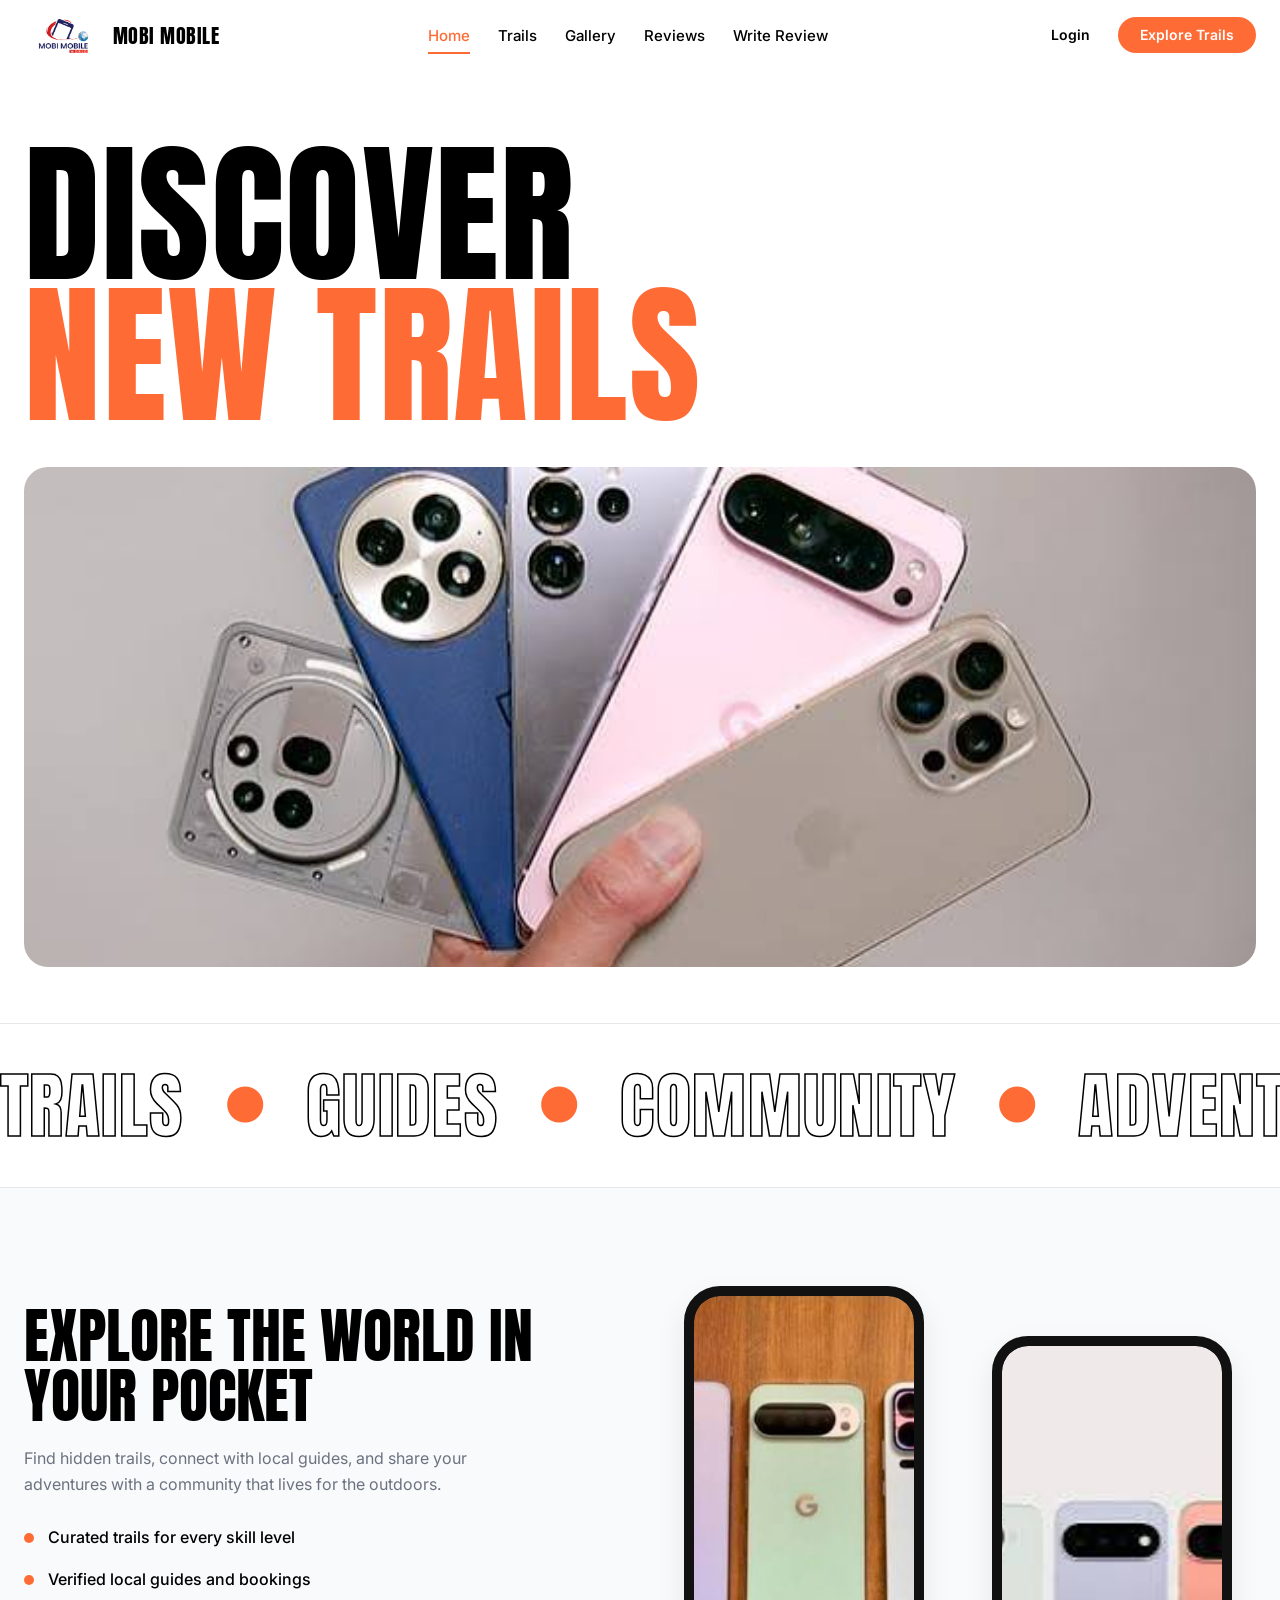
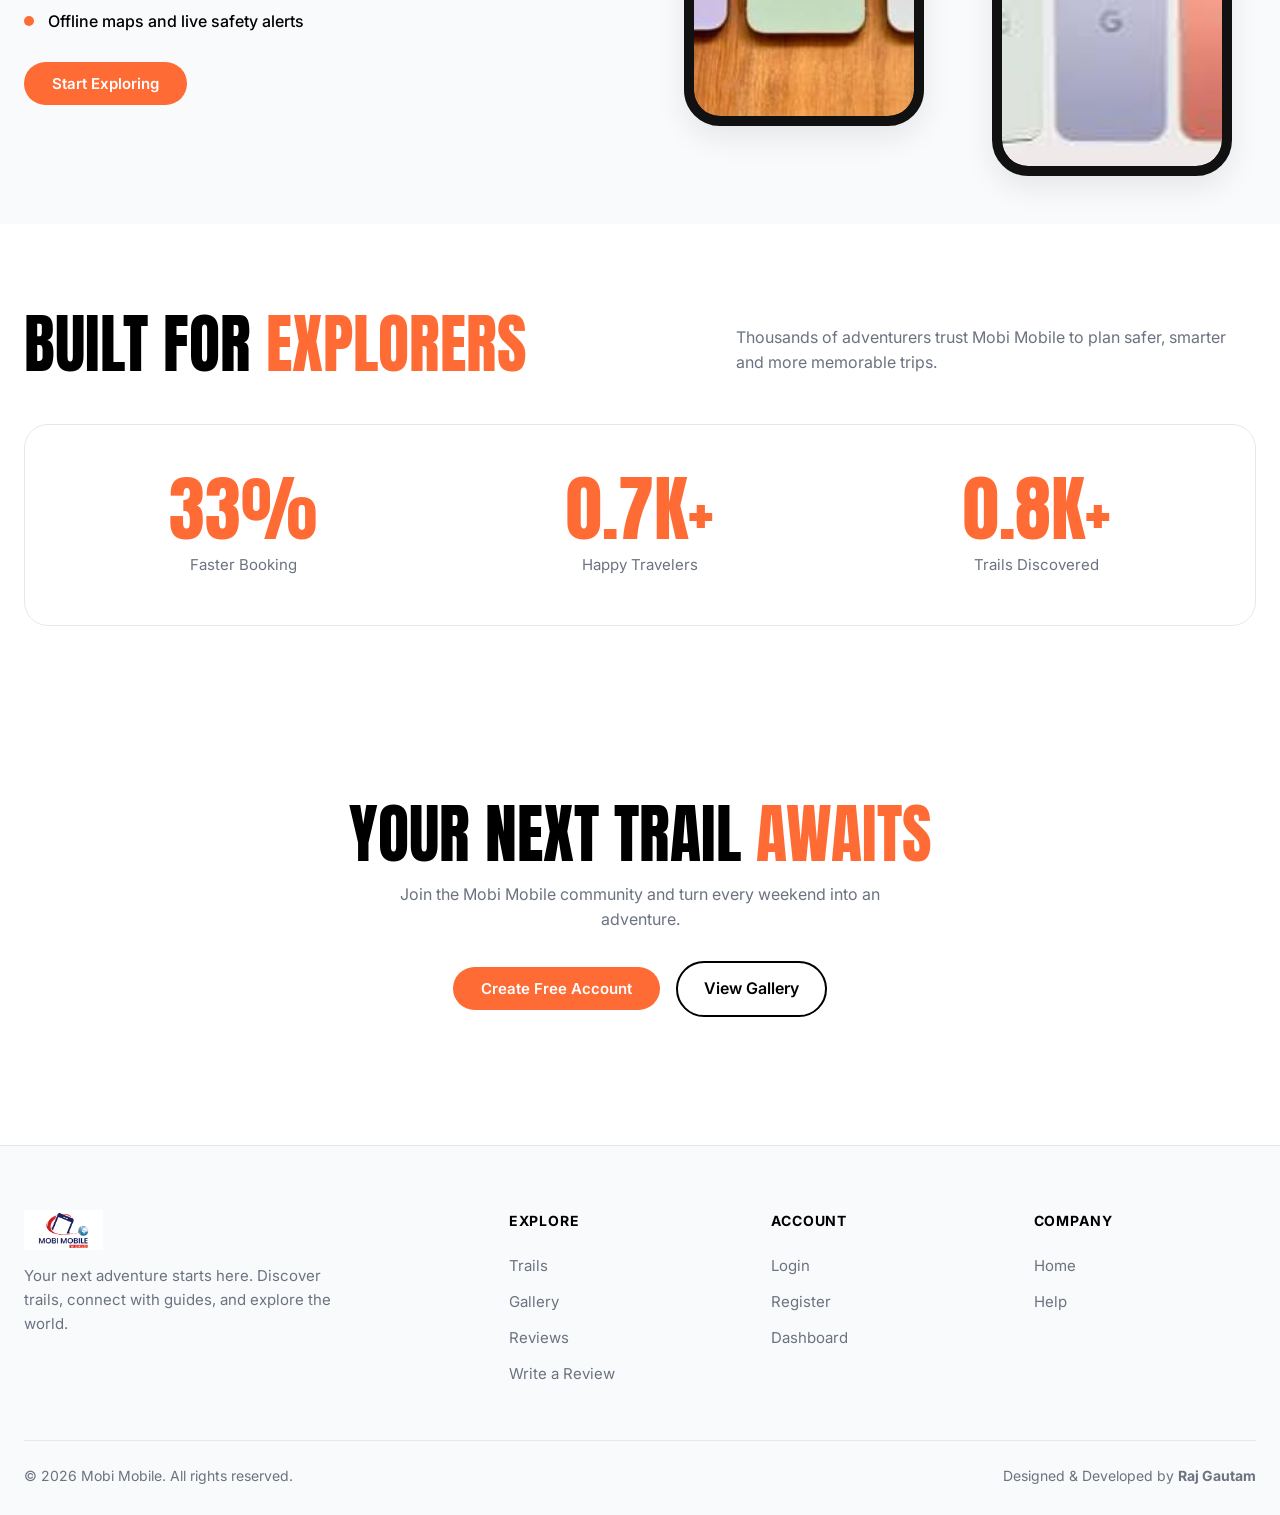
<file: index.html>
<!DOCTYPE html>
<html lang="en">
<head>
  <meta charset="UTF-8" />
  <meta name="viewport" content="width=device-width, initial-scale=1.0" />
  <meta name="description" content="Mobi Mobile — Discover new trails and explore the outdoors." />
  <meta property="og:title" content="Mobi Mobile — Discover New Trails" />
  <meta property="og:description" content="Bold, adventurous travel & exploration. Find your next trail." />
  <meta property="og:type" content="website" />
  <title>Mobi Mobile — Discover New Trails</title>

  <link rel="preconnect" href="https://fonts.googleapis.com" />
  <link rel="preconnect" href="https://fonts.gstatic.com" crossorigin />
  <link
    href="https://fonts.googleapis.com/css2?family=Anton&family=Inter:wght@400;500;600;700&display=swap"
    rel="stylesheet"
  />
  <link rel="stylesheet" href="css/style.css" />
</head>
<body>
  <div id="navbar"></div>

  <main>
    <section class="hero" aria-labelledby="hero-title">
      <div class="container">
        <h1 class="hero-title" id="hero-title">
          <span class="hero-line hero-line--1">DISCOVER</span>
          <span class="hero-line hero-line--2">NEW TRAILS</span>
        </h1>

        <div class="hero-image-wrap">
          <img
            class="hero-image"
            src="images/hero.png"
            alt="A winding trail leading through a scenic mountain landscape"
            loading="lazy"
          />
        </div>
      </div>
    </section>

    <section class="marquee" aria-hidden="true">
      <div class="marquee-content">
        <span class="marquee-item">Trails</span>
        <span class="marquee-dot">&#9679;</span>
        <span class="marquee-item">Guides</span>
        <span class="marquee-dot">&#9679;</span>
        <span class="marquee-item">Community</span>
        <span class="marquee-dot">&#9679;</span>
        <span class="marquee-item">Adventure</span>
        <span class="marquee-dot">&#9679;</span>
        <span class="marquee-item">Trails</span>
        <span class="marquee-dot">&#9679;</span>
        <span class="marquee-item">Guides</span>
        <span class="marquee-dot">&#9679;</span>
        <span class="marquee-item">Community</span>
        <span class="marquee-dot">&#9679;</span>
        <span class="marquee-item">Adventure</span>
        <span class="marquee-dot">&#9679;</span>
      </div>
    </section>

    <section class="section explore reveal" aria-labelledby="explore-title">
      <div class="container">
        <div class="explore-grid">
          <div class="explore-copy">
            <h2 id="explore-title">Explore the world in your pocket</h2>
            <p>
              Find hidden trails, connect with local guides, and share your
              adventures with a community that lives for the outdoors.
            </p>
            <div class="explore-features">
              <div class="explore-feature"><span class="dot"></span> Curated trails for every skill level</div>
              <div class="explore-feature"><span class="dot"></span> Verified local guides and bookings</div>
              <div class="explore-feature"><span class="dot"></span> Offline maps and live safety alerts</div>
            </div>
            <div style="margin-top: 28px;">
              <a href="pages/trails.html" class="btn-primary">Start Exploring</a>
            </div>
          </div>

          <div class="phones">
            <div class="phone-mockup phone-mockup-1">
              <img src="images/hero1.png" alt="Mobi Mobile app showing a mountain trail" loading="lazy" />
            </div>
            <div class="phone-mockup phone-mockup-2">
              <img src="images/hero2.png" alt="Mobi Mobile app trail overview screen" loading="lazy" />
            </div>
          </div>
        </div>
      </div>
    </section>

    <section class="section reveal" aria-labelledby="stats-title">
      <div class="container">
        <div class="section-head">
          <h2 class="section-title" id="stats-title">Built for <span class="accent">Explorers</span></h2>
          <p class="section-subtitle">
            Thousands of adventurers trust Mobi Mobile to plan safer, smarter
            and more memorable trips.
          </p>
        </div>

        <div class="stats-bar">
          <div class="stat">
            <h3 class="counter" data-target="60" data-suffix="%">0%</h3>
            <p>Faster Booking</p>
          </div>
          <div class="stat">
            <h3 class="counter" data-target="1.2" data-suffix="K+">0K+</h3>
            <p>Happy Travelers</p>
          </div>
          <div class="stat">
            <h3 class="counter" data-target="1.5" data-suffix="K+">0K+</h3>
            <p>Trails Discovered</p>
          </div>
        </div>
      </div>
    </section>

    <section class="section reveal" aria-labelledby="cta-title">
      <div class="container" style="text-align:center;">
        <h2 class="section-title" id="cta-title">Your next trail <span class="accent">awaits</span></h2>
        <p class="section-subtitle" style="margin: 16px auto 28px;">
          Join the Mobi Mobile community and turn every weekend into an adventure.
        </p>
        <a href="pages/register.html" class="btn-primary">Create Free Account</a>
        <a href="pages/gallery.html" class="btn-outline" style="margin-left: 12px;">View Gallery</a>
      </div>
    </section>
  </main>

  <div id="footer"></div>

  <script src="js/main.js"></script>
  <script src="js/auth.js"></script>
  <script src="js/app.js"></script>
</body>
</html>
</file>
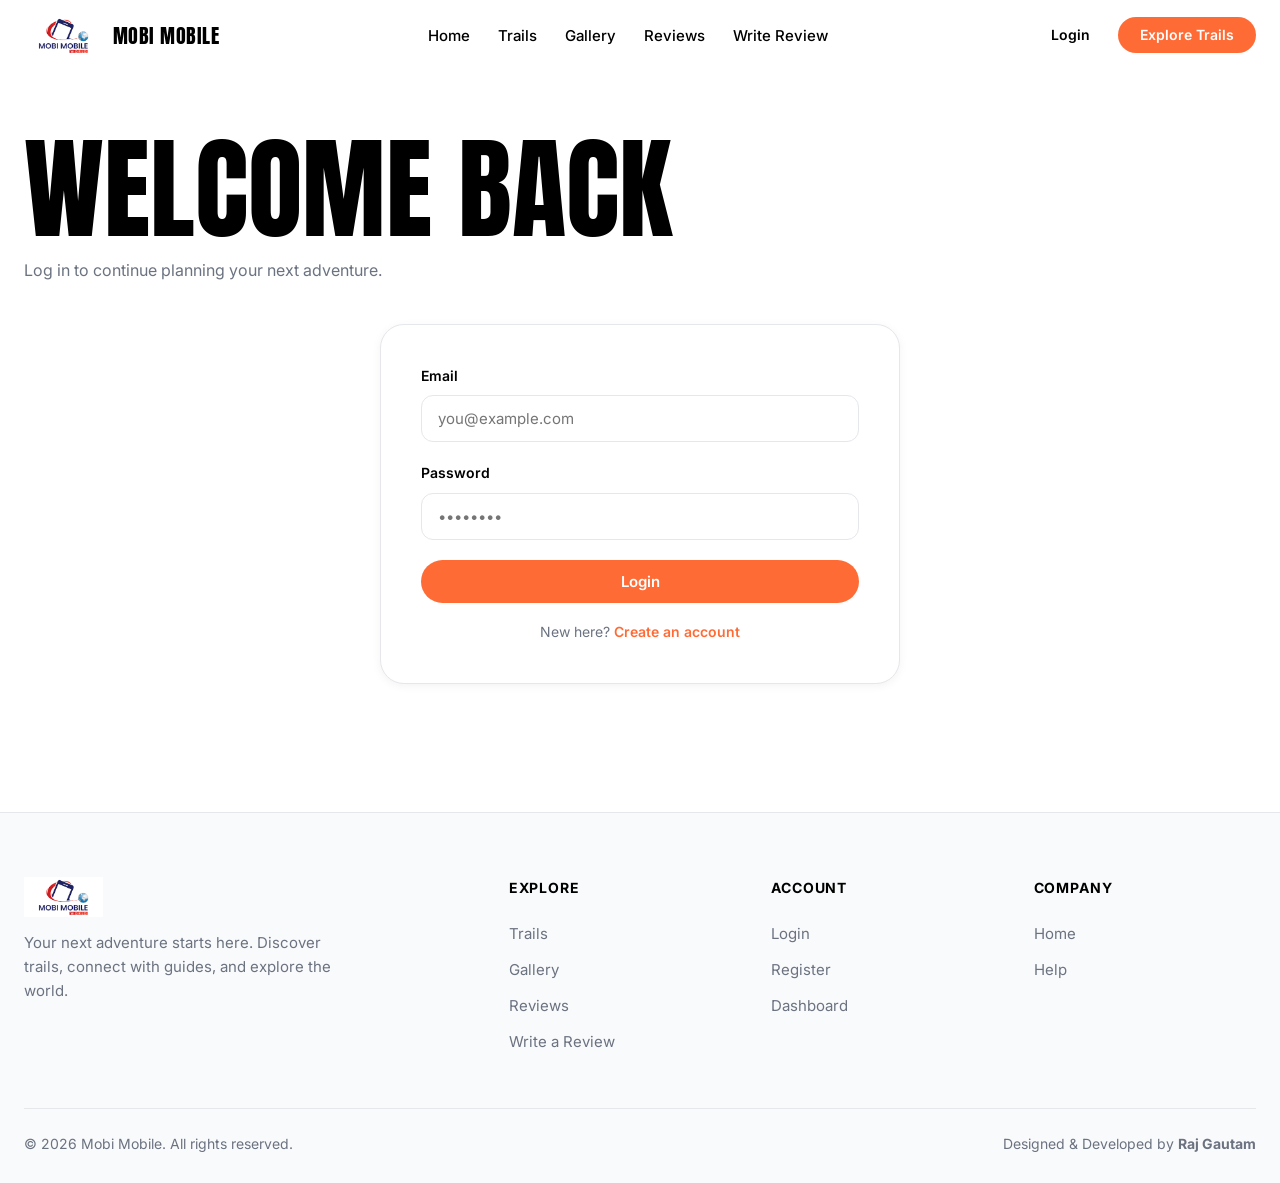
<file: pages/dashboard.html>
<!DOCTYPE html>
<html lang="en">
<head>
  <meta charset="UTF-8" />
  <meta name="viewport" content="width=device-width, initial-scale=1.0" />
  <meta name="description" content="Your Mobi Mobile dashboard." />
  <title>Dashboard — Mobi Mobile</title>

  <link rel="preconnect" href="https://fonts.googleapis.com" />
  <link rel="preconnect" href="https://fonts.gstatic.com" crossorigin />
  <link
    href="https://fonts.googleapis.com/css2?family=Anton&family=Inter:wght@400;500;600;700&display=swap"
    rel="stylesheet"
  />
  <link rel="stylesheet" href="../css/style.css" />
</head>
<body>
  <div id="navbar"></div>

  <main>
    <section class="page-hero" id="dashboard">
      <div class="container">
        <h1>Hi, <span id="dashboard-name">Explorer</span></h1>
        <p>Welcome back. Here is a quick look at your account.</p>
      </div>
    </section>

    <section class="section" style="padding-top: 0;">
      <div class="container">
        <div class="dashboard-grid">
          <div class="dash-card">
            <h3>Your Account</h3>
            <p><strong>Email:</strong> <span id="dashboard-email">—</span></p>
            <p><strong>Member since:</strong> <span id="dashboard-joined">—</span></p>
          </div>

          <div class="dash-card">
            <h3>Find a Trail</h3>
            <p>Browse curated routes and filter by difficulty.</p>
            <a href="trails.html" class="btn-primary">Explore Trails</a>
          </div>

          <div class="dash-card">
            <h3>Share a Review</h3>
            <p>Tell the community about your latest adventure.</p>
            <a href="write-review.html" class="btn-outline">Write Review</a>
          </div>
        </div>

        <div style="margin-top: 32px;">
          <button class="btn-outline" id="logout-btn">Log Out</button>
        </div>
      </div>
    </section>
  </main>

  <div id="footer"></div>

  <script src="../js/main.js"></script>
  <script src="../js/auth.js"></script>
  <script src="../js/app.js"></script>
</body>
</html>
</file>
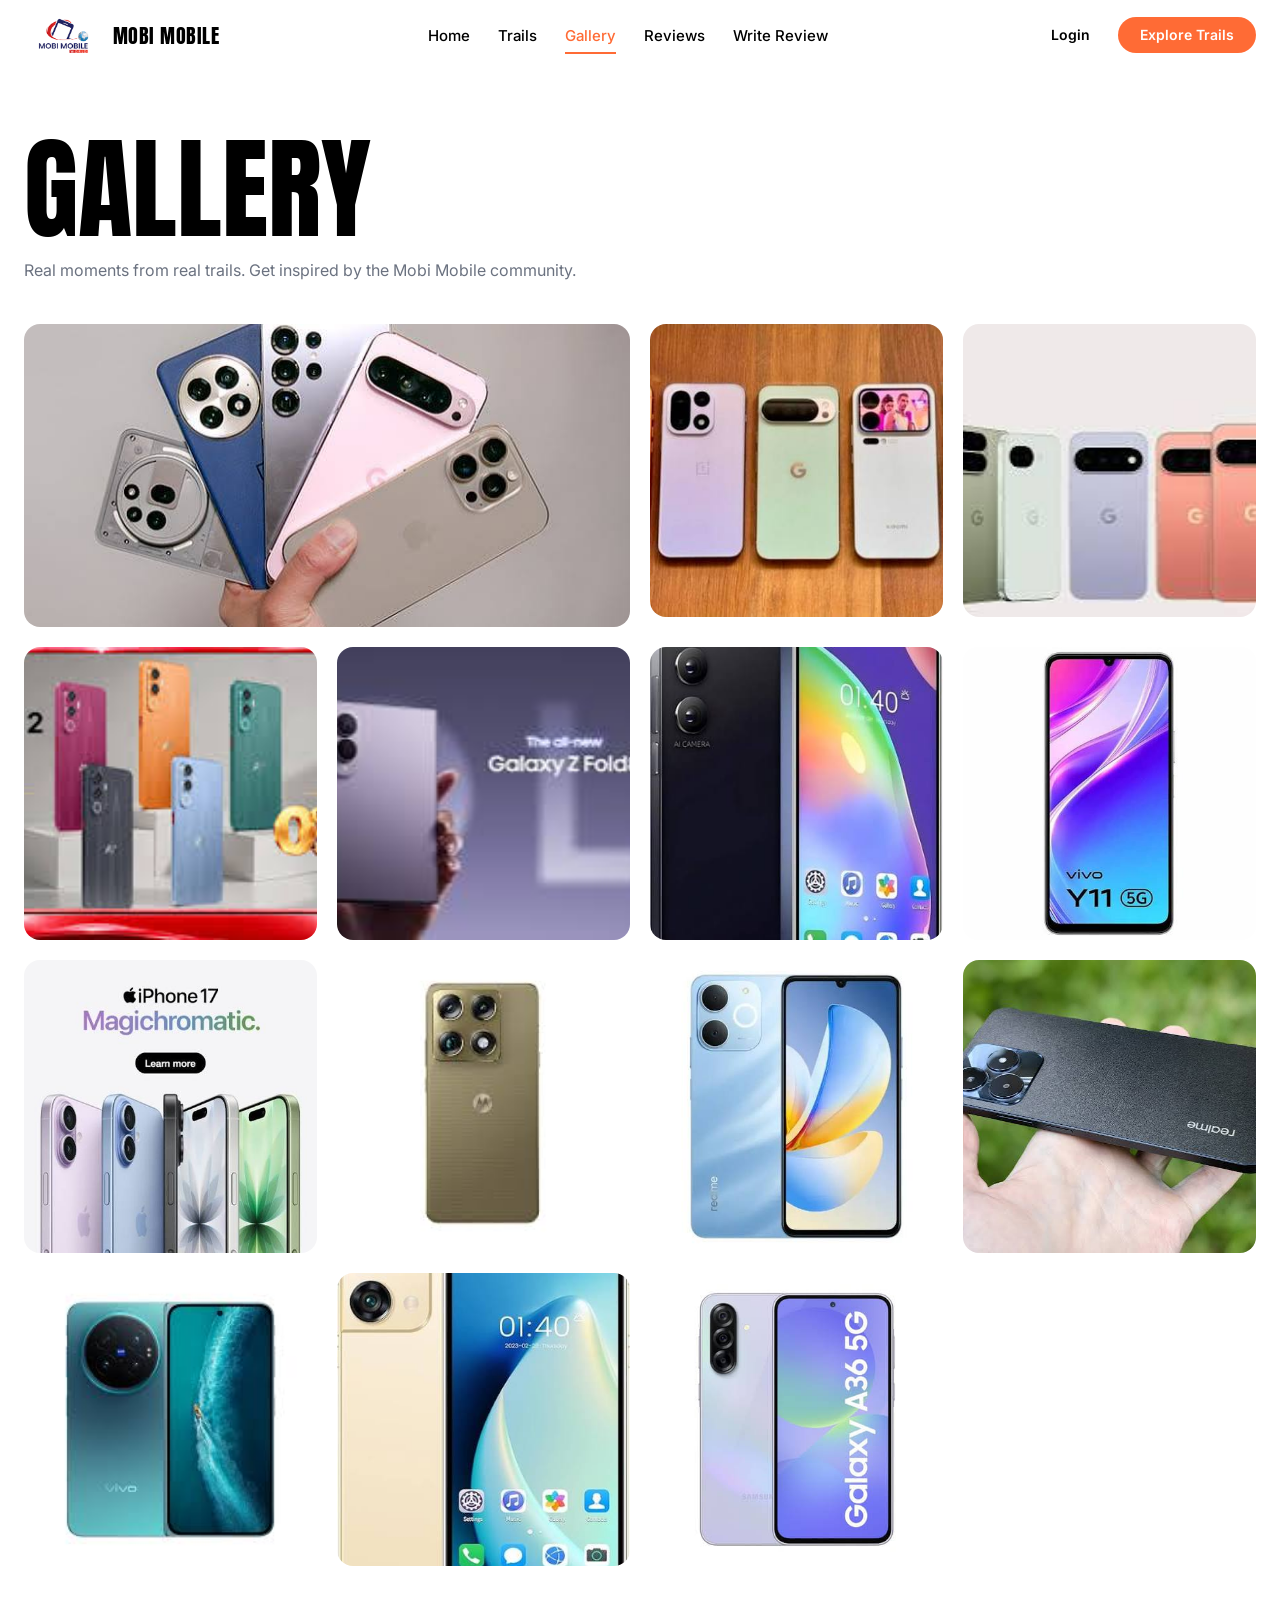
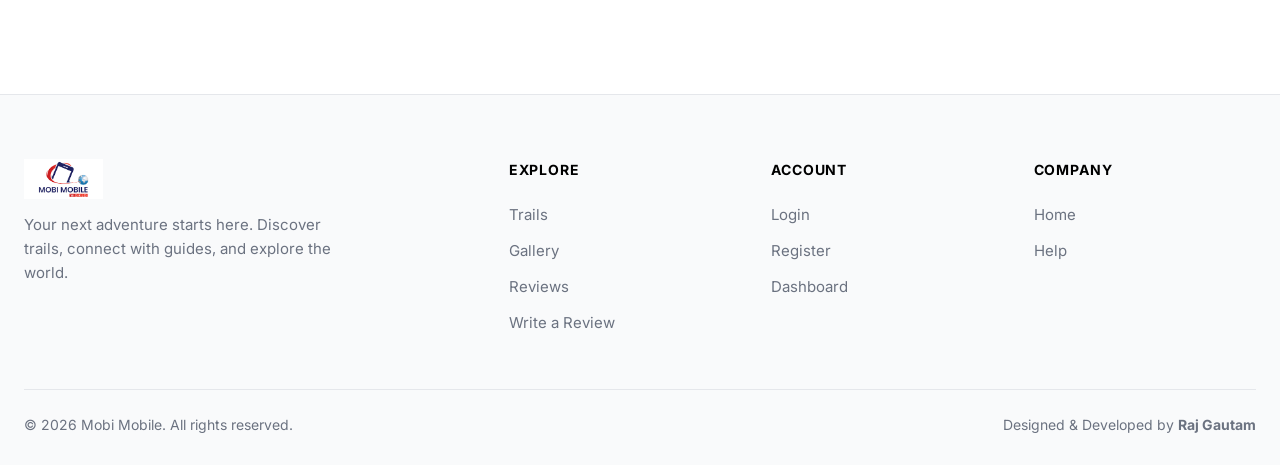
<file: pages/gallery.html>
<!DOCTYPE html>
<html lang="en">
<head>
  <meta charset="UTF-8" />
  <meta name="viewport" content="width=device-width, initial-scale=1.0" />
  <meta name="description" content="Photo gallery of trails and adventures from the Mobi Mobile community." />
  <title>Gallery — Mobi Mobile</title>

  <link rel="preconnect" href="https://fonts.googleapis.com" />
  <link rel="preconnect" href="https://fonts.gstatic.com" crossorigin />
  <link
    href="https://fonts.googleapis.com/css2?family=Anton&family=Inter:wght@400;500;600;700&display=swap"
    rel="stylesheet"
  />
  <link rel="stylesheet" href="../css/style.css" />
</head>
<body>
  <div id="navbar"></div>

  <main>
    <section class="page-hero">
      <div class="container">
        <h1>Gallery</h1>
        <p>Real moments from real trails. Get inspired by the Mobi Mobile community.</p>
      </div>
    </section>

    <section class="section" style="padding-top: 0;">
      <div class="container">
        <div class="gallery-grid">
          <figure class="gallery-item gallery-item--wide">
            <img src="../images/hero.png" alt="Mountain trail at sunrise" loading="lazy" />
          </figure>
          <figure class="gallery-item">
            <img src="../images/hero1.png" alt="Hiker overlooking a valley" loading="lazy" />
          </figure>
          <figure class="gallery-item">
            <img src="../images/hero2.png" alt="Forest path in the mountains" loading="lazy" />
          </figure>
          <figure class="gallery-item">
            <img src="../images/hero3.png" alt="Rocky ridge line" loading="lazy" />
          </figure>
          <figure class="gallery-item">
            <img src="../images/hero4.png" alt="Lakeside camping spot" loading="lazy" />
          </figure>
          <figure class="gallery-item">
            <img src="../images/pasted.png" alt="Community adventure moment" loading="lazy" />
          </figure>
          <figure class="gallery-item">
            <img src="../images/pasted-1.png" alt="Trail scenery from the community" loading="lazy" />
          </figure>
          <figure class="gallery-item">
            <img src="../images/pasted-2.png" alt="Sunset over the mountains" loading="lazy" />
          </figure>
          <figure class="gallery-item">
            <img src="../images/pasted-3.png" alt="Campfire gathering" loading="lazy" />
          </figure>
          <figure class="gallery-item">
            <img src="../images/pasted-4.png" alt="Climbing adventure" loading="lazy" />
          </figure>
          <figure class="gallery-item">
            <img src="../images/pasted-5.png" alt="Wide valley view" loading="lazy" />
          </figure>
          <figure class="gallery-item">
            <img src="../images/pasted-6.png" alt="Trail marker detail" loading="lazy" />
          </figure>
          <figure class="gallery-item">
            <img src="../images/pasted-7.png" alt="Waterfall on the trail" loading="lazy" />
          </figure>
          <figure class="gallery-item">
            <img src="../images/pasted-8.png" alt="Group of hikers on a summit" loading="lazy" />
          </figure>
        </div>
      </div>
    </section>
  </main>

  <div id="footer"></div>

  <script src="../js/main.js"></script>
  <script src="../js/auth.js"></script>
  <script src="../js/app.js"></script>
</body>
</html>
</file>
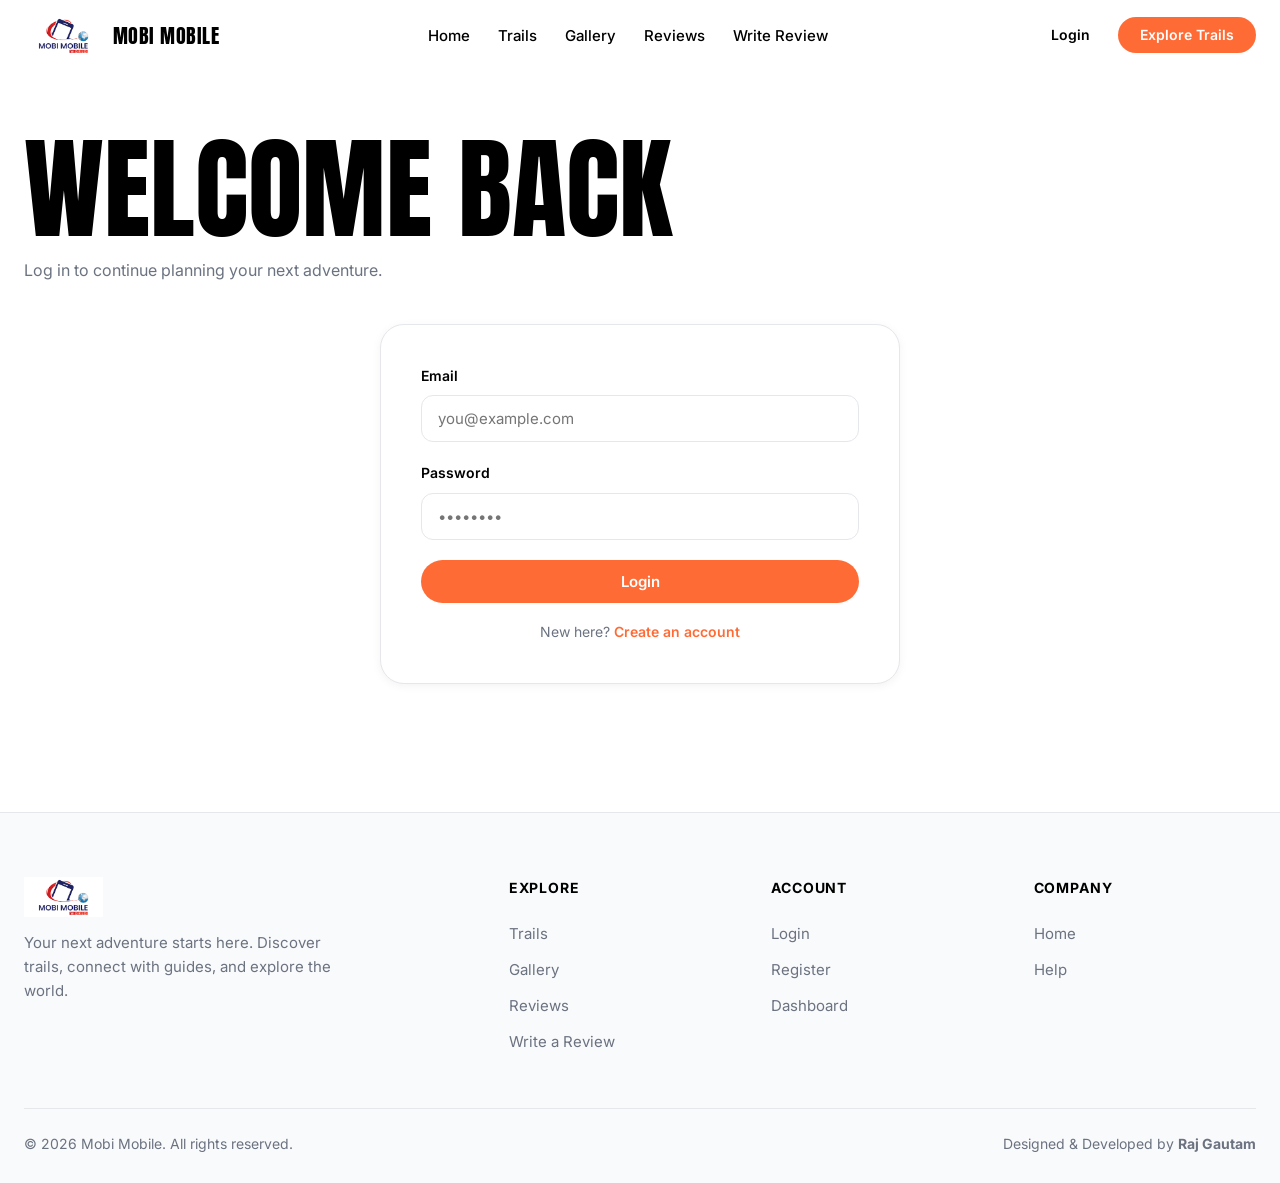
<file: pages/login.html>
<!DOCTYPE html>
<html lang="en">
<head>
  <meta charset="UTF-8" />
  <meta name="viewport" content="width=device-width, initial-scale=1.0" />
  <meta name="description" content="Log in to your Mobi Mobile account." />
  <title>Login — Mobi Mobile</title>

  <link rel="preconnect" href="https://fonts.googleapis.com" />
  <link rel="preconnect" href="https://fonts.gstatic.com" crossorigin />
  <link
    href="https://fonts.googleapis.com/css2?family=Anton&family=Inter:wght@400;500;600;700&display=swap"
    rel="stylesheet"
  />
  <link rel="stylesheet" href="../css/style.css" />
</head>
<body>
  <div id="navbar"></div>

  <main>
    <section class="page-hero">
      <div class="container">
        <h1>Welcome Back</h1>
        <p>Log in to continue planning your next adventure.</p>
      </div>
    </section>

    <section class="section" style="padding-top: 0;">
      <div class="container">
        <form class="form-wrap" id="login-form" novalidate>
          <div class="form-field">
            <label for="email">Email</label>
            <input type="email" id="email" name="email" placeholder="you@example.com" required />
          </div>

          <div class="form-field">
            <label for="password">Password</label>
            <input type="password" id="password" name="password" placeholder="••••••••" required />
          </div>

          <div class="form-actions">
            <button type="submit" class="btn-primary">Login</button>
          </div>

          <p class="form-note">
            New here? <a href="register.html">Create an account</a>
          </p>
        </form>
      </div>
    </section>
  </main>

  <div id="footer"></div>

  <script src="../js/main.js"></script>
  <script src="../js/auth.js"></script>
  <script src="../js/app.js"></script>
</body>
</html>
</file>
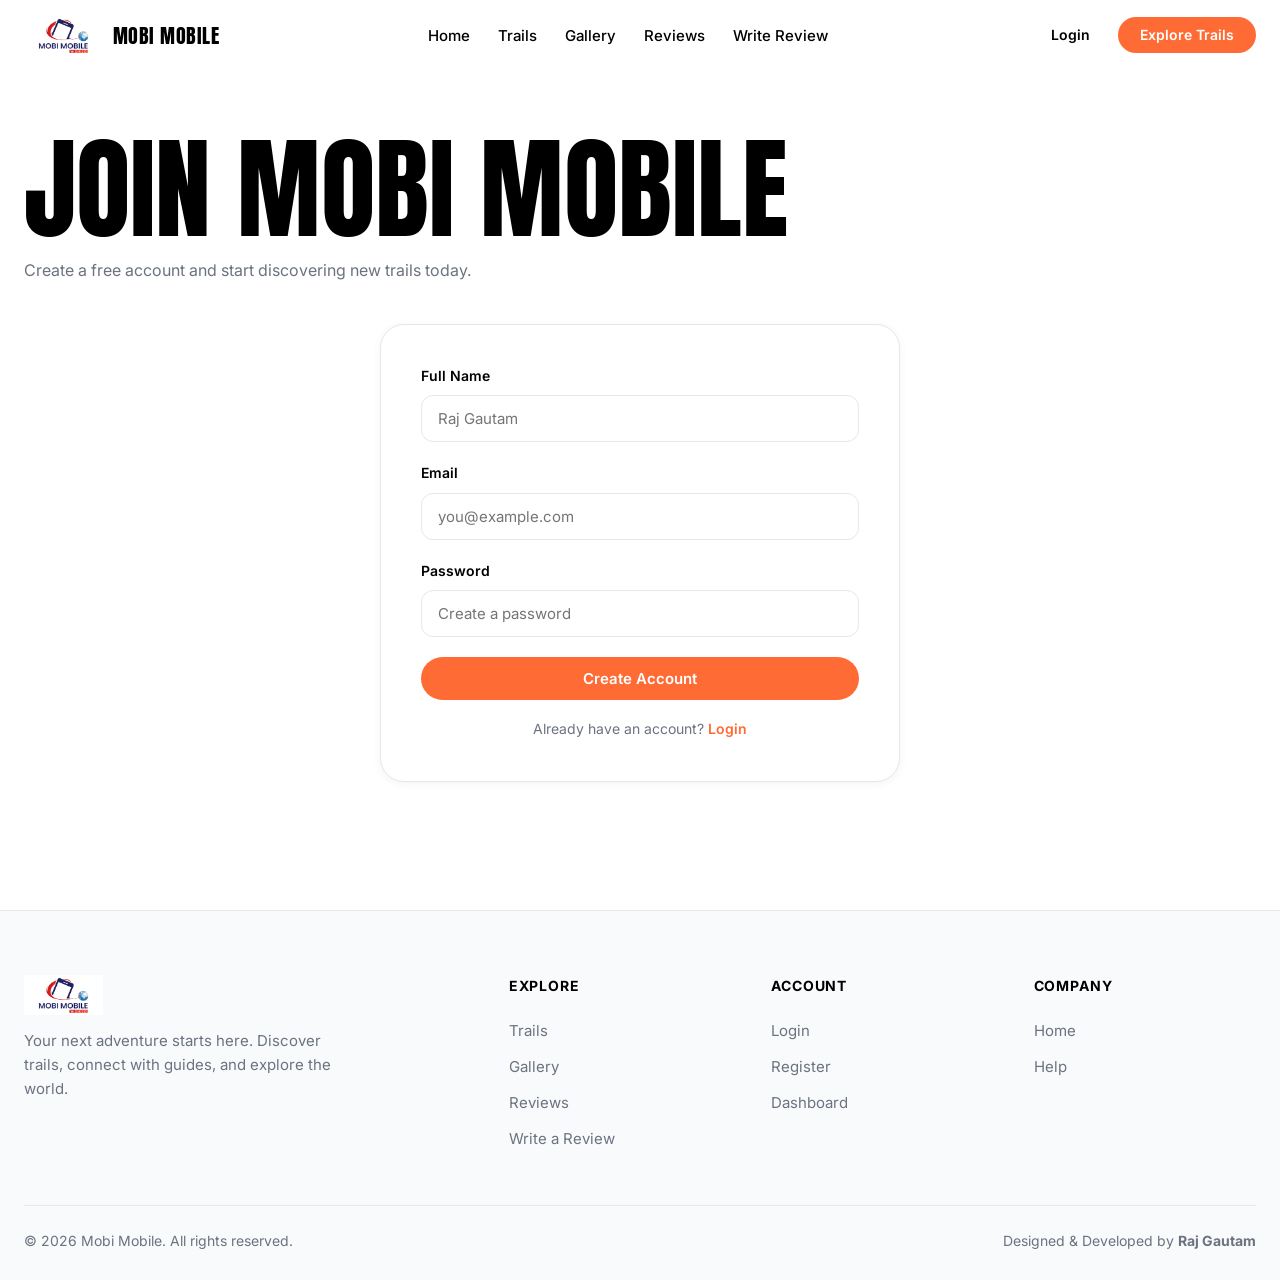
<file: pages/register.html>
<!DOCTYPE html>
<html lang="en">
<head>
  <meta charset="UTF-8" />
  <meta name="viewport" content="width=device-width, initial-scale=1.0" />
  <meta name="description" content="Create your free Mobi Mobile account." />
  <title>Register — Mobi Mobile</title>

  <link rel="preconnect" href="https://fonts.googleapis.com" />
  <link rel="preconnect" href="https://fonts.gstatic.com" crossorigin />
  <link
    href="https://fonts.googleapis.com/css2?family=Anton&family=Inter:wght@400;500;600;700&display=swap"
    rel="stylesheet"
  />
  <link rel="stylesheet" href="../css/style.css" />
</head>
<body>
  <div id="navbar"></div>

  <main>
    <section class="page-hero">
      <div class="container">
        <h1>Join Mobi Mobile</h1>
        <p>Create a free account and start discovering new trails today.</p>
      </div>
    </section>

    <section class="section" style="padding-top: 0;">
      <div class="container">
        <form class="form-wrap" id="register-form" novalidate>
          <div class="form-field">
            <label for="name">Full Name</label>
            <input type="text" id="name" name="name" placeholder="Raj Gautam" required />
          </div>

          <div class="form-field">
            <label for="email">Email</label>
            <input type="email" id="email" name="email" placeholder="you@example.com" required />
          </div>

          <div class="form-field">
            <label for="password">Password</label>
            <input type="password" id="password" name="password" placeholder="Create a password" required />
          </div>

          <div class="form-actions">
            <button type="submit" class="btn-primary">Create Account</button>
          </div>

          <p class="form-note">
            Already have an account? <a href="login.html">Login</a>
          </p>
        </form>
      </div>
    </section>
  </main>

  <div id="footer"></div>

  <script src="../js/main.js"></script>
  <script src="../js/auth.js"></script>
  <script src="../js/app.js"></script>
</body>
</html>
</file>
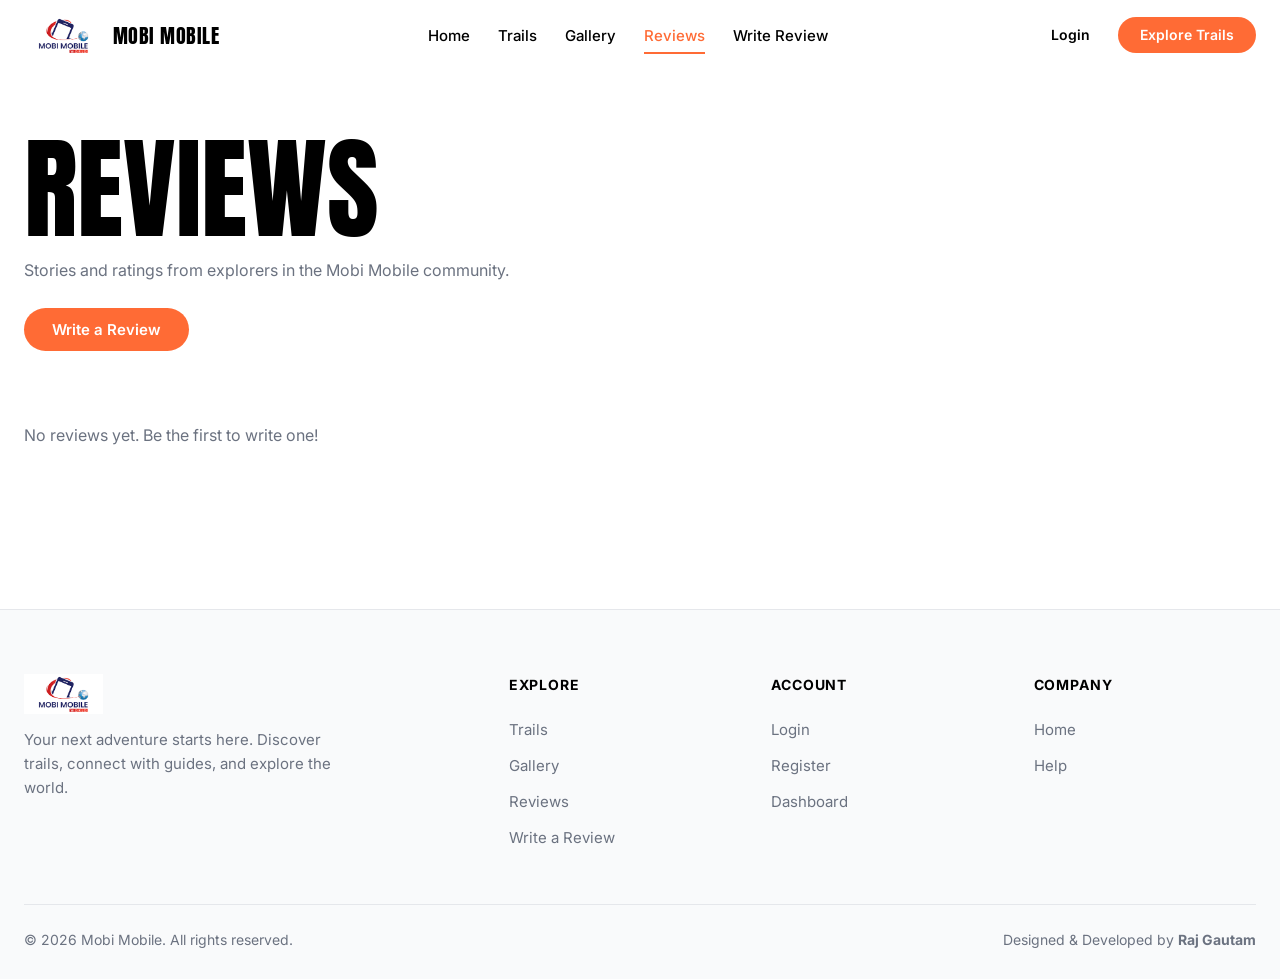
<file: pages/reviews.html>
<!DOCTYPE html>
<html lang="en">
<head>
  <meta charset="UTF-8" />
  <meta name="viewport" content="width=device-width, initial-scale=1.0" />
  <meta name="description" content="Read what the Mobi Mobile community says about their adventures." />
  <title>Reviews — Mobi Mobile</title>

  <link rel="preconnect" href="https://fonts.googleapis.com" />
  <link rel="preconnect" href="https://fonts.gstatic.com" crossorigin />
  <link
    href="https://fonts.googleapis.com/css2?family=Anton&family=Inter:wght@400;500;600;700&display=swap"
    rel="stylesheet"
  />
  <link rel="stylesheet" href="../css/style.css" />
</head>
<body>
  <div id="navbar"></div>

  <main>
    <section class="page-hero">
      <div class="container">
        <h1>Reviews</h1>
        <p>Stories and ratings from explorers in the Mobi Mobile community.</p>
        <div style="margin-top: 24px;">
          <a href="write-review.html" class="btn-primary">Write a Review</a>
        </div>
      </div>
    </section>

    <section class="section" style="padding-top: 0;">
      <div class="container">
        <div class="reviews-grid" id="reviews-container"></div>
      </div>
    </section>
  </main>

  <div id="footer"></div>

  <script src="../js/main.js"></script>
  <script src="../js/auth.js"></script>
  <script src="../js/app.js"></script>
</body>
</html>
</file>
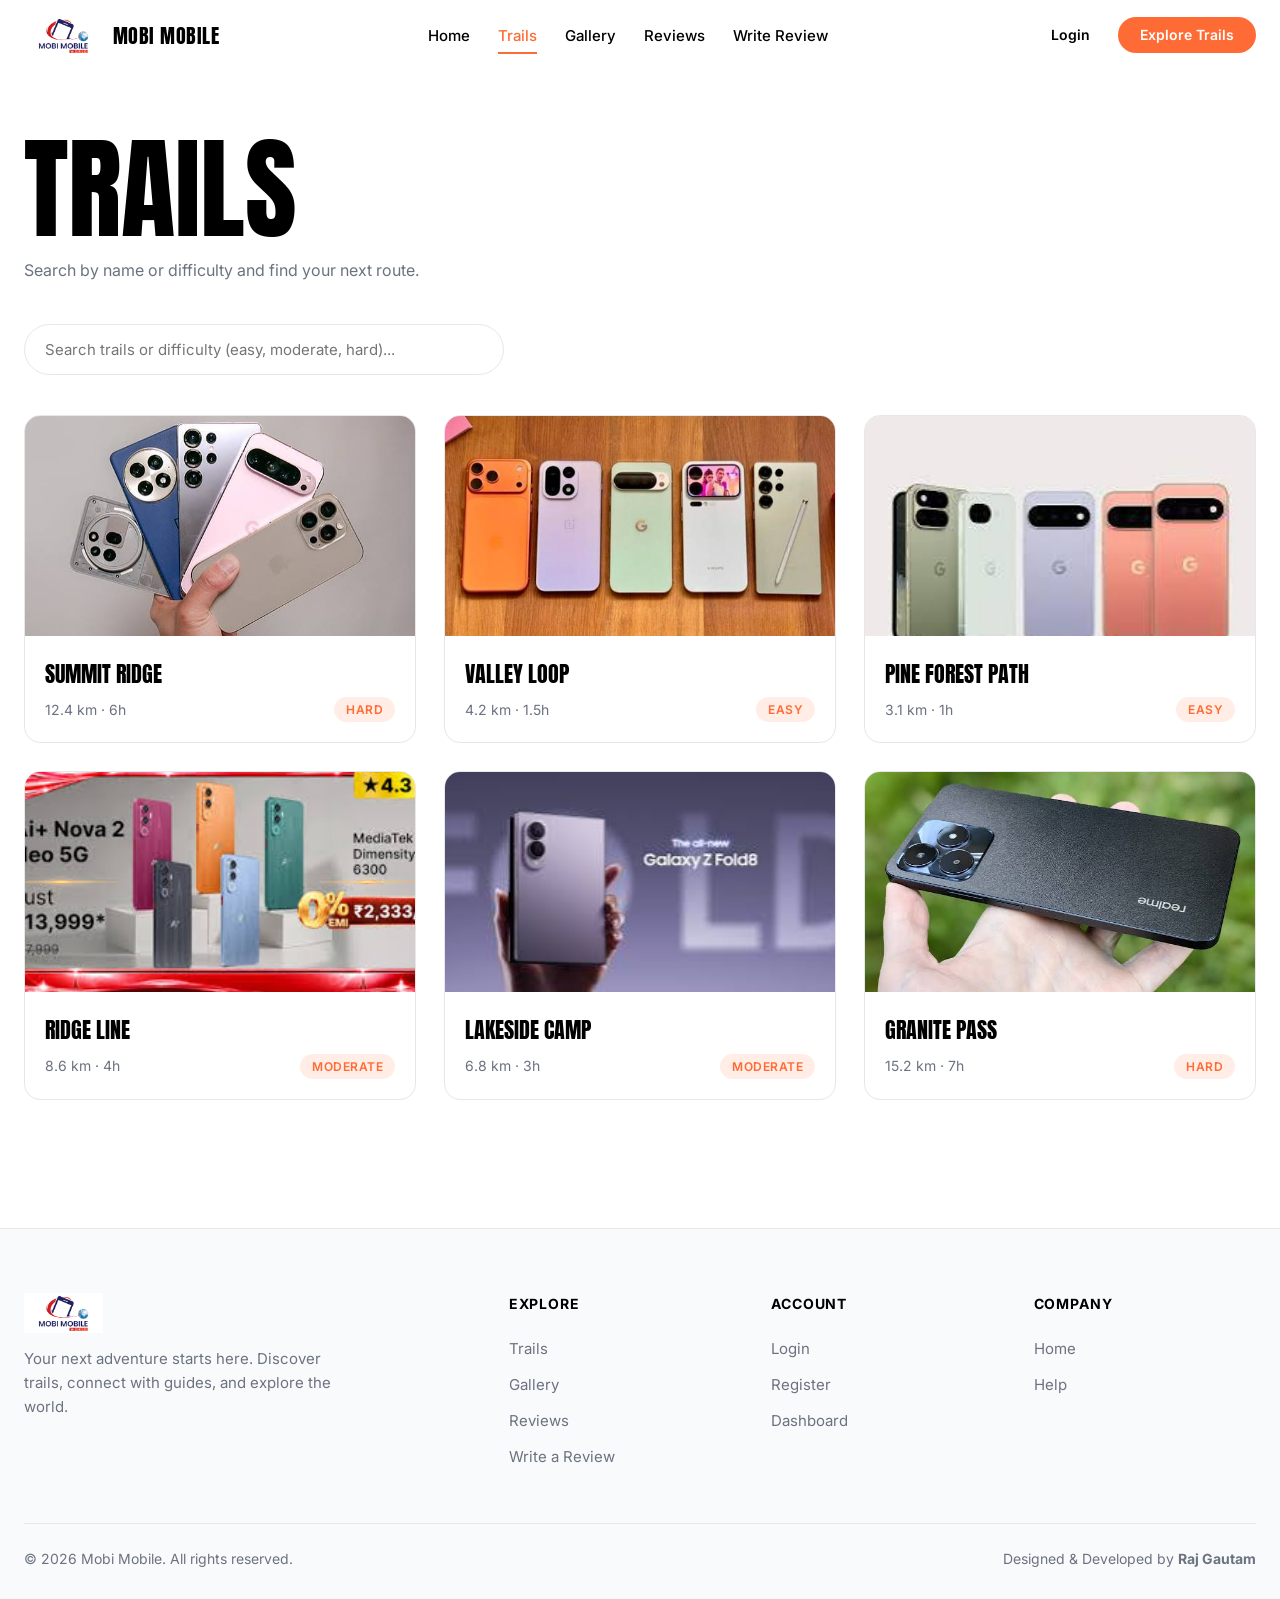
<file: pages/trails.html>
<!DOCTYPE html>
<html lang="en">
<head>
  <meta charset="UTF-8" />
  <meta name="viewport" content="width=device-width, initial-scale=1.0" />
  <meta name="description" content="Browse and search curated hiking trails with Mobi Mobile." />
  <title>Trails — Mobi Mobile</title>

  <link rel="preconnect" href="https://fonts.googleapis.com" />
  <link rel="preconnect" href="https://fonts.gstatic.com" crossorigin />
  <link
    href="https://fonts.googleapis.com/css2?family=Anton&family=Inter:wght@400;500;600;700&display=swap"
    rel="stylesheet"
  />
  <link rel="stylesheet" href="../css/style.css" />
</head>
<body>
  <div id="navbar"></div>

  <main>
    <section class="page-hero">
      <div class="container">
        <h1>Trails</h1>
        <p>Search by name or difficulty and find your next route.</p>
      </div>
    </section>

    <section class="section" style="padding-top: 0;">
      <div class="container">
        <div class="trail-toolbar">
          <div class="search-box">
            <input
              type="search"
              id="trail-search"
              placeholder="Search trails or difficulty (easy, moderate, hard)..."
              aria-label="Search trails"
            />
          </div>
        </div>

        <div class="trails-grid">
          <article class="trail-card" data-name="Summit Ridge" data-difficulty="hard">
            <img src="../images/hero.png" alt="Summit Ridge trail" loading="lazy" />
            <div class="trail-card-body">
              <h3>Summit Ridge</h3>
              <div class="trail-meta">
                <span>12.4 km &middot; 6h</span>
                <span class="trail-tag">Hard</span>
              </div>
            </div>
          </article>

          <article class="trail-card" data-name="Valley Loop" data-difficulty="easy">
            <img src="../images/hero1.png" alt="Valley Loop trail" loading="lazy" />
            <div class="trail-card-body">
              <h3>Valley Loop</h3>
              <div class="trail-meta">
                <span>4.2 km &middot; 1.5h</span>
                <span class="trail-tag">Easy</span>
              </div>
            </div>
          </article>

          <article class="trail-card" data-name="Pine Forest Path" data-difficulty="easy">
            <img src="../images/hero2.png" alt="Pine Forest Path trail" loading="lazy" />
            <div class="trail-card-body">
              <h3>Pine Forest Path</h3>
              <div class="trail-meta">
                <span>3.1 km &middot; 1h</span>
                <span class="trail-tag">Easy</span>
              </div>
            </div>
          </article>

          <article class="trail-card" data-name="Ridge Line" data-difficulty="moderate">
            <img src="../images/hero3.png" alt="Ridge Line trail" loading="lazy" />
            <div class="trail-card-body">
              <h3>Ridge Line</h3>
              <div class="trail-meta">
                <span>8.6 km &middot; 4h</span>
                <span class="trail-tag">Moderate</span>
              </div>
            </div>
          </article>

          <article class="trail-card" data-name="Lakeside Camp" data-difficulty="moderate">
            <img src="../images/hero4.png" alt="Lakeside Camp trail" loading="lazy" />
            <div class="trail-card-body">
              <h3>Lakeside Camp</h3>
              <div class="trail-meta">
                <span>6.8 km &middot; 3h</span>
                <span class="trail-tag">Moderate</span>
              </div>
            </div>
          </article>

          <article class="trail-card" data-name="Granite Pass" data-difficulty="hard">
            <img src="../images/pasted-5.png" alt="Granite Pass trail" loading="lazy" />
            <div class="trail-card-body">
              <h3>Granite Pass</h3>
              <div class="trail-meta">
                <span>15.2 km &middot; 7h</span>
                <span class="trail-tag">Hard</span>
              </div>
            </div>
          </article>
        </div>

        <p class="empty-state" id="no-results">No trails match your search. Try another keyword.</p>
      </div>
    </section>
  </main>

  <div id="footer"></div>

  <script src="../js/main.js"></script>
  <script src="../js/auth.js"></script>
  <script src="../js/app.js"></script>
</body>
</html>
</file>
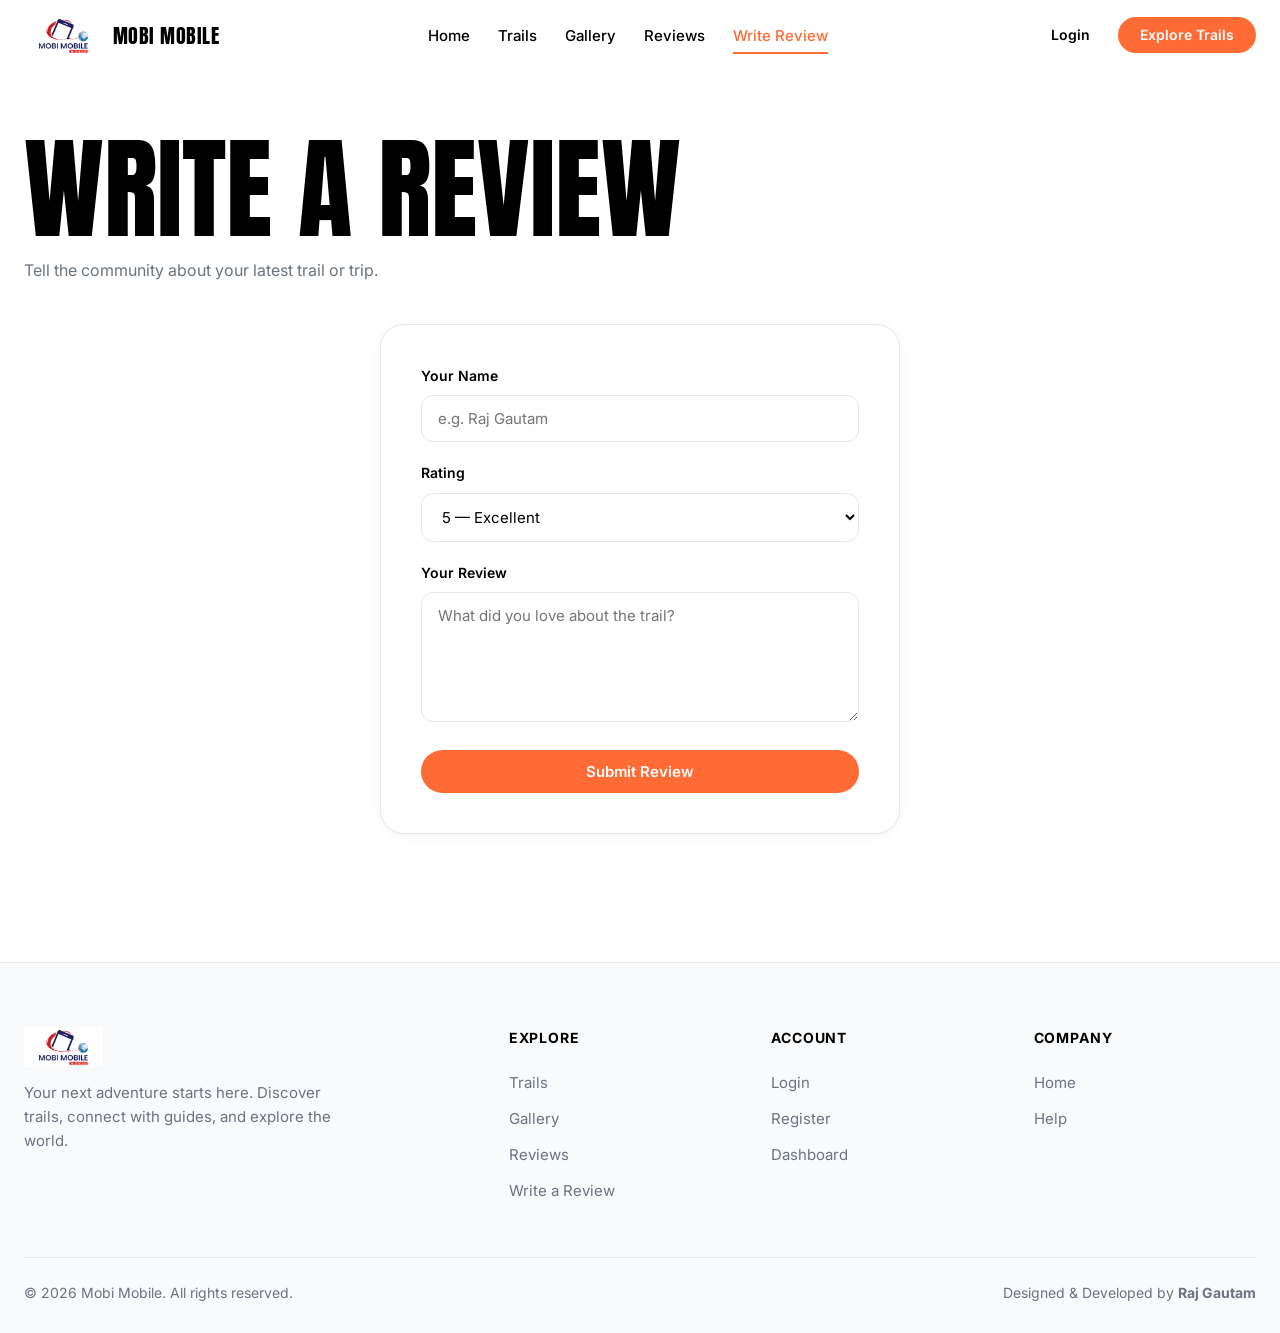
<file: pages/write-review.html>
<!DOCTYPE html>
<html lang="en">
<head>
  <meta charset="UTF-8" />
  <meta name="viewport" content="width=device-width, initial-scale=1.0" />
  <meta name="description" content="Share your Mobi Mobile adventure and rate your experience." />
  <title>Write a Review — Mobi Mobile</title>

  <link rel="preconnect" href="https://fonts.googleapis.com" />
  <link rel="preconnect" href="https://fonts.gstatic.com" crossorigin />
  <link
    href="https://fonts.googleapis.com/css2?family=Anton&family=Inter:wght@400;500;600;700&display=swap"
    rel="stylesheet"
  />
  <link rel="stylesheet" href="../css/style.css" />
</head>
<body>
  <div id="navbar"></div>

  <main>
    <section class="page-hero">
      <div class="container">
        <h1>Write a Review</h1>
        <p>Tell the community about your latest trail or trip.</p>
      </div>
    </section>

    <section class="section" style="padding-top: 0;">
      <div class="container">
        <form class="form-wrap" id="review-form" novalidate>
          <div class="form-field">
            <label for="review-name">Your Name</label>
            <input type="text" id="review-name" name="name" placeholder="e.g. Raj Gautam" required />
          </div>

          <div class="form-field">
            <label for="review-rating">Rating</label>
            <select id="review-rating" name="rating">
              <option value="5">5 — Excellent</option>
              <option value="4">4 — Very Good</option>
              <option value="3">3 — Good</option>
              <option value="2">2 — Fair</option>
              <option value="1">1 — Poor</option>
            </select>
          </div>

          <div class="form-field">
            <label for="review-comment">Your Review</label>
            <textarea id="review-comment" name="comment" placeholder="What did you love about the trail?" required></textarea>
          </div>

          <div class="form-actions">
            <button type="submit" class="btn-primary">Submit Review</button>
          </div>
        </form>
      </div>
    </section>
  </main>

  <div id="footer"></div>

  <script src="../js/main.js"></script>
  <script src="../js/auth.js"></script>
  <script src="../js/app.js"></script>
</body>
</html>
</file>
<file: css/style.css>
:root {
  --bg: #FFFFFF;
  --text-primary: #000000;
  --accent: #FF6B35;
  --accent-dark: #E8551F;
  --muted: #6B7280;
  --border: #E5E7EB;
  --card-bg: #F9FAFB;
  --radius: 16px;
  --radius-lg: 24px;
  --shadow-sm: 0 2px 10px rgba(0, 0, 0, 0.05);
  --shadow-md: 0 12px 30px rgba(0, 0, 0, 0.08);
  --ease: cubic-bezier(0.16, 1, 0.3, 1);
}

* {
  margin: 0;
  padding: 0;
  box-sizing: border-box;
}

html {
  -webkit-text-size-adjust: 100%;
  scroll-behavior: smooth;
}

body {
  background: var(--bg);
  color: var(--text-primary);
  font-family: "Inter", system-ui, -apple-system, "Segoe UI", sans-serif;
  line-height: 1.6;
  -webkit-font-smoothing: antialiased;
  overflow-x: hidden;
}

img {
  display: block;
  max-width: 100%;
}

a {
  color: inherit;
  text-decoration: none;
}

ul {
  list-style: none;
}

button {
  font-family: inherit;
  cursor: pointer;
}

.container {
  width: 100%;
  max-width: 1280px;
  margin: 0 auto;
  padding: 0 24px;
}

/* ============================
   Buttons
   ============================ */
.btn-primary {
  display: inline-flex;
  align-items: center;
  justify-content: center;
  gap: 8px;
  padding: 14px 28px;
  border: none;
  border-radius: 999px;
  background: var(--accent);
  color: #fff;
  font-weight: 600;
  font-size: 15px;
  line-height: 1;
  transition: transform 0.3s var(--ease), box-shadow 0.3s var(--ease), background 0.3s var(--ease);
}

.btn-primary:hover {
  background: var(--accent-dark);
  transform: translateY(-3px) scale(1.05);
  box-shadow: 0 10px 25px rgba(255, 107, 53, 0.4);
}

.btn-primary:active {
  transform: translateY(0) scale(0.98);
}

.btn-outline {
  display: inline-flex;
  align-items: center;
  justify-content: center;
  padding: 13px 26px;
  border: 2px solid var(--text-primary);
  border-radius: 999px;
  background: transparent;
  color: var(--text-primary);
  font-weight: 600;
  transition: transform 0.3s var(--ease), background 0.3s var(--ease), color 0.3s var(--ease);
}

.btn-outline:hover {
  background: var(--text-primary);
  color: #fff;
  transform: translateY(-3px);
}

/* ============================
   Navbar
   ============================ */
.navbar {
  position: sticky;
  top: 0;
  z-index: 1000;
  display: flex;
  align-items: center;
  justify-content: space-between;
  gap: 24px;
  height: 72px;
  padding: 0 24px;
  background: rgba(255, 255, 255, 0.85);
  backdrop-filter: blur(12px);
  -webkit-backdrop-filter: blur(12px);
  border-bottom: 1px solid transparent;
  transition: background 0.3s ease, border-color 0.3s ease, box-shadow 0.3s ease;
}

.navbar.scrolled {
  background: rgba(255, 255, 255, 0.9);
  border-bottom-color: var(--border);
  box-shadow: var(--shadow-sm);
}

.nav-logo {
  display: flex;
  align-items: center;
  gap: 10px;
  font-family: "Anton", sans-serif;
  font-size: 20px;
  letter-spacing: 0.5px;
  text-transform: uppercase;
}

.nav-logo-img {
  height: 40px;
  width: auto;
  object-fit: contain;
}

.nav-links {
  display: flex;
  align-items: center;
  gap: 28px;
}

.nav-link {
  position: relative;
  font-size: 15px;
  font-weight: 500;
  color: var(--text-primary);
  transition: color 0.2s ease;
}

.nav-link::after {
  content: "";
  position: absolute;
  left: 0;
  bottom: -6px;
  width: 0;
  height: 2px;
  background: var(--accent);
  transition: width 0.3s var(--ease);
}

.nav-link:hover,
.nav-link.active {
  color: var(--accent);
}

.nav-link:hover::after,
.nav-link.active::after {
  width: 100%;
}

.nav-actions {
  display: flex;
  align-items: center;
  gap: 14px;
}

.nav-user-btn {
  font-size: 14px;
  font-weight: 600;
  padding: 8px 14px;
  border-radius: 999px;
  transition: background 0.2s ease, color 0.2s ease;
}

.nav-user-btn:hover {
  background: var(--card-bg);
  color: var(--accent);
}

.nav-cta {
  padding: 11px 22px;
  font-size: 14px;
}

.hamburger {
  display: none;
  font-size: 24px;
  line-height: 1;
  background: none;
  border: none;
  color: var(--text-primary);
}

/* ============================
   Hero Section
   ============================ */
.hero {
  padding: 72px 0 56px;
}

.hero-title {
  font-family: "Anton", "Arial Narrow", Impact, sans-serif;
  font-weight: 400;
  text-transform: uppercase;
  letter-spacing: 0.01em;
  line-height: 0.92;
  font-size: clamp(2.75rem, 12vw, 10rem);
  margin-bottom: 40px;
}

.hero-line {
  display: block;
  opacity: 0;
  transform: translateY(40px);
  animation: heroSlideUp 0.9s var(--ease) forwards;
}

.hero-line--1 {
  color: var(--text-primary);
  animation-delay: 0.1s;
}

.hero-line--2 {
  color: var(--accent);
  animation-delay: 0.25s;
}

.hero-image-wrap {
  width: 100%;
  opacity: 0;
  animation: fadeInZoom 1.2s var(--ease) 0.45s forwards;
}

.hero-image {
  width: 100%;
  height: 500px;
  object-fit: cover;
  border-radius: var(--radius-lg);
}

@keyframes heroSlideUp {
  from {
    opacity: 0;
    transform: translateY(40px);
  }
  to {
    opacity: 1;
    transform: translateY(0);
  }
}

@keyframes fadeInZoom {
  from {
    opacity: 0;
    transform: scale(0.98);
  }
  to {
    opacity: 1;
    transform: scale(1);
  }
}

/* ============================
   Marquee
   ============================ */
.marquee {
  overflow: hidden;
  padding: 24px 0;
  border-top: 1px solid var(--border);
  border-bottom: 1px solid var(--border);
  background: var(--bg);
  white-space: nowrap;
}

.marquee-content {
  display: inline-flex;
  align-items: center;
  gap: 40px;
  animation: marqueeScroll 24s linear infinite;
  will-change: transform;
}

.marquee:hover .marquee-content {
  animation-play-state: paused;
}

.marquee-item {
  font-family: "Anton", sans-serif;
  font-size: clamp(2rem, 6vw, 4.5rem);
  text-transform: uppercase;
  letter-spacing: 0.02em;
  color: transparent;
  -webkit-text-stroke: 1.5px var(--text-primary);
}

.marquee-dot {
  color: var(--accent);
  font-size: clamp(1.5rem, 4vw, 3rem);
  -webkit-text-stroke: 0;
}

@keyframes marqueeScroll {
  from {
    transform: translateX(0);
  }
  to {
    transform: translateX(-50%);
  }
}

/* ============================
   Sections
   ============================ */
.section {
  padding: 88px 0;
}

.section-head {
  display: flex;
  align-items: flex-end;
  justify-content: space-between;
  gap: 24px;
  margin-bottom: 48px;
}

.section-title {
  font-family: "Anton", sans-serif;
  font-weight: 400;
  text-transform: uppercase;
  line-height: 1;
  font-size: clamp(2rem, 5vw, 4rem);
}

.section-title .accent {
  color: var(--accent);
}

.section-subtitle {
  max-width: 520px;
  color: var(--muted);
  font-size: 16px;
}

/* Explore / Phone Mockups */
.explore {
  background: var(--card-bg);
}

.explore-grid {
  display: grid;
  grid-template-columns: 1fr 1fr;
  gap: 40px;
  align-items: center;
}

.explore-copy h2 {
  font-family: "Anton", sans-serif;
  font-weight: 400;
  text-transform: uppercase;
  font-size: clamp(2rem, 5vw, 3.75rem);
  line-height: 1;
  margin-bottom: 20px;
}

.explore-copy p {
  color: var(--muted);
  margin-bottom: 28px;
  max-width: 460px;
}

.explore-features {
  display: grid;
  gap: 16px;
}

.explore-feature {
  display: flex;
  align-items: center;
  gap: 14px;
  font-weight: 500;
}

.explore-feature .dot {
  width: 10px;
  height: 10px;
  border-radius: 50%;
  background: var(--accent);
  flex-shrink: 0;
}

.phones {
  position: relative;
  display: flex;
  justify-content: center;
  align-items: center;
  min-height: 460px;
}

.phone-mockup {
  width: 240px;
  border: 10px solid #111;
  border-radius: 36px;
  overflow: hidden;
  background: #111;
  box-shadow: var(--shadow-md);
}

.phone-mockup img {
  width: 100%;
  height: 420px;
  object-fit: cover;
  border-radius: 26px;
}

.phone-mockup-1 {
  position: absolute;
  left: 4%;
  top: 10px;
  z-index: 1;
  animation: floatPhone1 6s ease-in-out infinite;
}

.phone-mockup-2 {
  position: absolute;
  right: 4%;
  top: 60px;
  z-index: 2;
  animation: floatPhone2 7s ease-in-out 1s infinite;
}

@keyframes floatPhone1 {
  0%, 100% { transform: translateY(0) rotate(-3deg); }
  50% { transform: translateY(-15px) rotate(-3deg); }
}

@keyframes floatPhone2 {
  0%, 100% { transform: translateY(0) rotate(3deg); }
  50% { transform: translateY(-20px) rotate(3deg); }
}

/* ============================
   Stats Bar
   ============================ */
.stats-bar {
  display: grid;
  grid-template-columns: repeat(3, 1fr);
  gap: 24px;
  padding: 48px 32px;
  border: 1px solid var(--border);
  border-radius: var(--radius-lg);
  background: var(--bg);
}

.stat {
  text-align: center;
}

.stat h3 {
  font-family: "Anton", sans-serif;
  font-weight: 400;
  font-size: clamp(2.5rem, 6vw, 4.5rem);
  line-height: 1;
  color: var(--accent);
}

.stat p {
  margin-top: 8px;
  color: var(--muted);
  font-size: 15px;
}

/* ============================
   Gallery
   ============================ */
.page-hero {
  padding: 64px 0 40px;
}

.page-hero h1 {
  font-family: "Anton", sans-serif;
  font-weight: 400;
  text-transform: uppercase;
  font-size: clamp(2.5rem, 9vw, 7rem);
  line-height: 0.95;
}

.page-hero p {
  color: var(--muted);
  margin-top: 16px;
  max-width: 600px;
}

.gallery-grid {
  display: grid;
  grid-template-columns: repeat(4, 1fr);
  gap: 20px;
}

.gallery-item {
  position: relative;
  overflow: hidden;
  border-radius: var(--radius);
  background: var(--card-bg);
  aspect-ratio: 1 / 1;
  transition: transform 0.4s var(--ease), box-shadow 0.4s var(--ease);
}

.gallery-item img {
  width: 100%;
  height: 100%;
  object-fit: cover;
  transition: transform 0.6s var(--ease);
}

.gallery-item:hover {
  transform: rotate(1deg) translateY(-5px);
  box-shadow: var(--shadow-md);
}

.gallery-item:hover img {
  transform: scale(1.08);
}

.gallery-item--wide {
  grid-column: span 2;
  aspect-ratio: 2 / 1;
}

.gallery-item--tall {
  grid-row: span 2;
  aspect-ratio: 1 / 2;
}

/* ============================
   Trails
   ============================ */
.trail-toolbar {
  display: flex;
  align-items: center;
  gap: 16px;
  margin-bottom: 40px;
}

.search-box {
  position: relative;
  flex: 1;
  max-width: 480px;
}

.search-box input {
  width: 100%;
  padding: 15px 20px;
  border: 1px solid var(--border);
  border-radius: 999px;
  background: var(--bg);
  font-family: inherit;
  font-size: 15px;
  outline: none;
  transition: border-color 0.2s ease, box-shadow 0.2s ease;
}

.search-box input:focus {
  border-color: var(--accent);
  box-shadow: 0 0 0 4px rgba(255, 107, 53, 0.12);
}

.trails-grid {
  display: grid;
  grid-template-columns: repeat(3, 1fr);
  gap: 28px;
}

.trail-card {
  overflow: hidden;
  border: 1px solid var(--border);
  border-radius: var(--radius);
  background: var(--bg);
  transition: transform 0.4s var(--ease), box-shadow 0.4s var(--ease);
}

.trail-card img {
  width: 100%;
  height: 220px;
  object-fit: cover;
  transition: transform 0.6s var(--ease);
}

.trail-card:hover {
  transform: rotate(1deg) translateY(-5px);
  box-shadow: var(--shadow-md);
}

.trail-card:hover img {
  transform: scale(1.08);
}

.trail-card-body {
  padding: 20px;
}

.trail-card-body h3 {
  font-family: "Anton", sans-serif;
  font-weight: 400;
  text-transform: uppercase;
  font-size: 22px;
  margin-bottom: 6px;
}

.trail-meta {
  display: flex;
  align-items: center;
  justify-content: space-between;
  color: var(--muted);
  font-size: 14px;
}

.trail-tag {
  display: inline-block;
  padding: 3px 12px;
  border-radius: 999px;
  background: rgba(255, 107, 53, 0.12);
  color: var(--accent);
  font-size: 12px;
  font-weight: 600;
  text-transform: uppercase;
  letter-spacing: 0.04em;
}

.empty-state {
  display: none;
  padding: 60px 0;
  text-align: center;
  color: var(--muted);
}

/* ============================
   Reviews
   ============================ */
.reviews-grid {
  display: grid;
  grid-template-columns: repeat(2, 1fr);
  gap: 20px;
}

.review-card {
  border: 1px solid var(--border);
  border-radius: var(--radius);
  padding: 24px;
  background: var(--bg);
  transition: transform 0.3s var(--ease), box-shadow 0.3s var(--ease);
}

.review-card:hover {
  transform: translateY(-4px);
  box-shadow: var(--shadow-sm);
}

.review-header {
  display: flex;
  align-items: center;
  justify-content: space-between;
  gap: 12px;
  margin-bottom: 10px;
}

.review-header h4 {
  font-size: 17px;
}

.review-stars {
  color: var(--accent);
  font-size: 17px;
  letter-spacing: 2px;
}

.review-text {
  color: var(--muted);
  margin-bottom: 10px;
}

.review-date {
  color: var(--muted);
  font-size: 13px;
}

.empty-reviews {
  color: var(--muted);
  padding: 32px 0;
}

/* ============================
   Forms (Auth / Review)
   ============================ */
.form-wrap {
  max-width: 520px;
  margin: 0 auto;
  padding: 40px;
  border: 1px solid var(--border);
  border-radius: var(--radius-lg);
  background: var(--bg);
  box-shadow: var(--shadow-sm);
}

.form-field {
  margin-bottom: 20px;
}

.form-field label {
  display: block;
  font-size: 14px;
  font-weight: 600;
  margin-bottom: 8px;
}

.form-field input,
.form-field select,
.form-field textarea {
  width: 100%;
  padding: 13px 16px;
  border: 1px solid var(--border);
  border-radius: 12px;
  background: var(--bg);
  font-family: inherit;
  font-size: 15px;
  color: var(--text-primary);
  outline: none;
  transition: border-color 0.2s ease, box-shadow 0.2s ease;
}

.form-field input:focus,
.form-field select:focus,
.form-field textarea:focus {
  border-color: var(--accent);
  box-shadow: 0 0 0 4px rgba(255, 107, 53, 0.12);
}

.form-field textarea {
  min-height: 130px;
  resize: vertical;
}

.form-actions {
  margin-top: 8px;
}

.form-actions .btn-primary {
  width: 100%;
}

.form-note {
  margin-top: 18px;
  text-align: center;
  font-size: 14px;
  color: var(--muted);
}

.form-note a {
  color: var(--accent);
  font-weight: 600;
}

.form-error {
  display: none;
  margin-bottom: 16px;
  padding: 12px 16px;
  border-radius: 10px;
  background: rgba(255, 107, 53, 0.1);
  color: var(--accent-dark);
  font-size: 14px;
}

/* ============================
   Dashboard
   ============================ */
.dashboard-grid {
  display: grid;
  grid-template-columns: repeat(3, 1fr);
  gap: 20px;
}

.dash-card {
  padding: 28px;
  border: 1px solid var(--border);
  border-radius: var(--radius);
  background: var(--card-bg);
}

.dash-card h3 {
  font-family: "Anton", sans-serif;
  font-weight: 400;
  text-transform: uppercase;
  font-size: 22px;
  margin-bottom: 8px;
}

.dash-card p {
  color: var(--muted);
  font-size: 15px;
}

.dash-card .btn-primary,
.dash-card .btn-outline {
  margin-top: 18px;
}

/* ============================
   Footer
   ============================ */
.footer {
  margin-top: 40px;
  padding: 64px 24px 28px;
  border-top: 1px solid var(--border);
  background: var(--card-bg);
}

.footer-grid {
  display: grid;
  grid-template-columns: 2fr 1fr 1fr 1fr;
  gap: 40px;
  max-width: 1280px;
  margin: 0 auto 48px;
}

.footer-brand p {
  color: var(--muted);
  max-width: 320px;
  margin-top: 14px;
  font-size: 15px;
}

.footer-logo {
  height: 40px;
  width: auto;
  margin-bottom: 14px;
}

.footer-links h4 {
  font-size: 14px;
  text-transform: uppercase;
  letter-spacing: 0.06em;
  margin-bottom: 16px;
}

.footer-links a {
  display: block;
  color: var(--muted);
  font-size: 15px;
  padding: 6px 0;
  transition: color 0.2s ease;
}

.footer-links a:hover {
  color: var(--accent);
}

.footer-bottom {
  display: flex;
  align-items: center;
  justify-content: space-between;
  gap: 16px;
  max-width: 1280px;
  margin: 0 auto;
  padding-top: 24px;
  border-top: 1px solid var(--border);
  color: var(--muted);
  font-size: 14px;
}

/* ============================
   Scroll Reveal
   ============================ */
.reveal {
  opacity: 0;
  transform: translateY(50px);
  transition: opacity 0.8s var(--ease), transform 0.8s var(--ease);
}

.reveal.active {
  opacity: 1;
  transform: translateY(0);
}

/* ============================
   Responsive
   ============================ */
@media (max-width: 1024px) {
  .gallery-grid {
    grid-template-columns: repeat(3, 1fr);
  }

  .trails-grid {
    grid-template-columns: repeat(2, 1fr);
  }

  .footer-grid {
    grid-template-columns: 1fr 1fr;
  }
}

@media (max-width: 768px) {
  .navbar {
    height: 64px;
    padding: 0 20px;
  }

  .nav-links {
    position: fixed;
    top: 64px;
    left: 0;
    right: 0;
    flex-direction: column;
    align-items: flex-start;
    gap: 20px;
    padding: 28px 24px;
    background: rgba(255, 255, 255, 0.98);
    backdrop-filter: blur(12px);
    border-bottom: 1px solid var(--border);
    box-shadow: var(--shadow-md);
    transform: translateY(-130%);
    transition: transform 0.4s var(--ease);
  }

  .nav-links.mobile-open {
    transform: translateY(0);
  }

  .hamburger {
    display: block;
  }

  .nav-cta {
    display: none;
  }

  .hero {
    padding: 44px 0 40px;
  }

  .hero-title {
    margin-bottom: 28px;
  }

  .hero-image {
    height: 300px;
    border-radius: var(--radius);
  }

  .section {
    padding: 56px 0;
  }

  .section-head {
    flex-direction: column;
    align-items: flex-start;
    margin-bottom: 32px;
  }

  .explore-grid {
    grid-template-columns: 1fr;
    gap: 24px;
  }

  .phones {
    min-height: 420px;
  }

  .phone-mockup {
    width: 190px;
  }

  .phone-mockup img {
    height: 340px;
  }

  .stats-bar {
    grid-template-columns: 1fr;
    gap: 32px;
    padding: 36px 24px;
  }

  .gallery-grid {
    grid-template-columns: repeat(2, 1fr);
    gap: 14px;
  }

  .gallery-item--wide {
    grid-column: span 2;
  }

  .trails-grid,
  .reviews-grid,
  .dashboard-grid {
    grid-template-columns: 1fr;
  }

  .form-wrap {
    padding: 28px 22px;
  }

  .footer-grid {
    grid-template-columns: 1fr;
    gap: 28px;
  }

  .footer-bottom {
    flex-direction: column;
    align-items: flex-start;
  }

  .page-hero {
    padding: 44px 0 32px;
  }
}

@media (prefers-reduced-motion: reduce) {
  .hero-line,
  .hero-image-wrap,
  .phone-mockup-1,
  .phone-mockup-2,
  .marquee-content {
    animation: none;
    opacity: 1;
    transform: none;
  }

  .reveal {
    opacity: 1;
    transform: none;
  }
}
</file>
